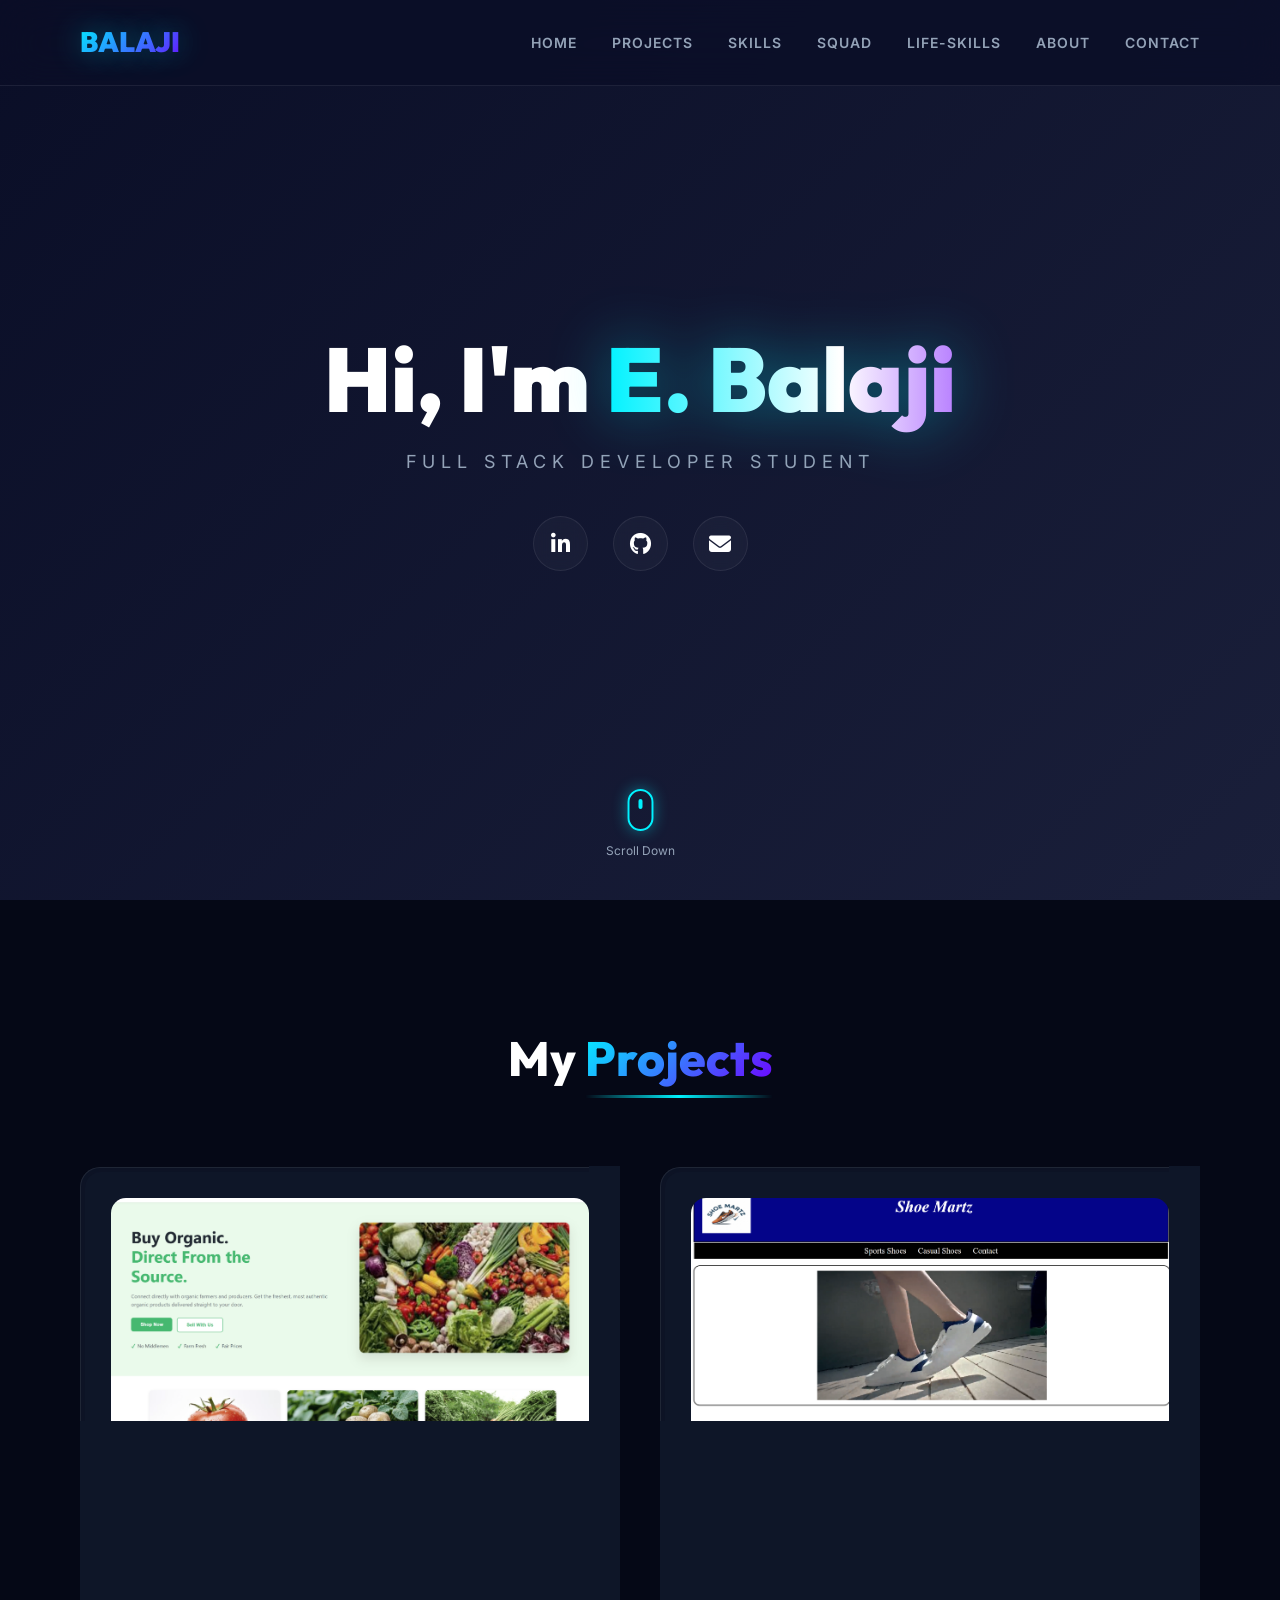
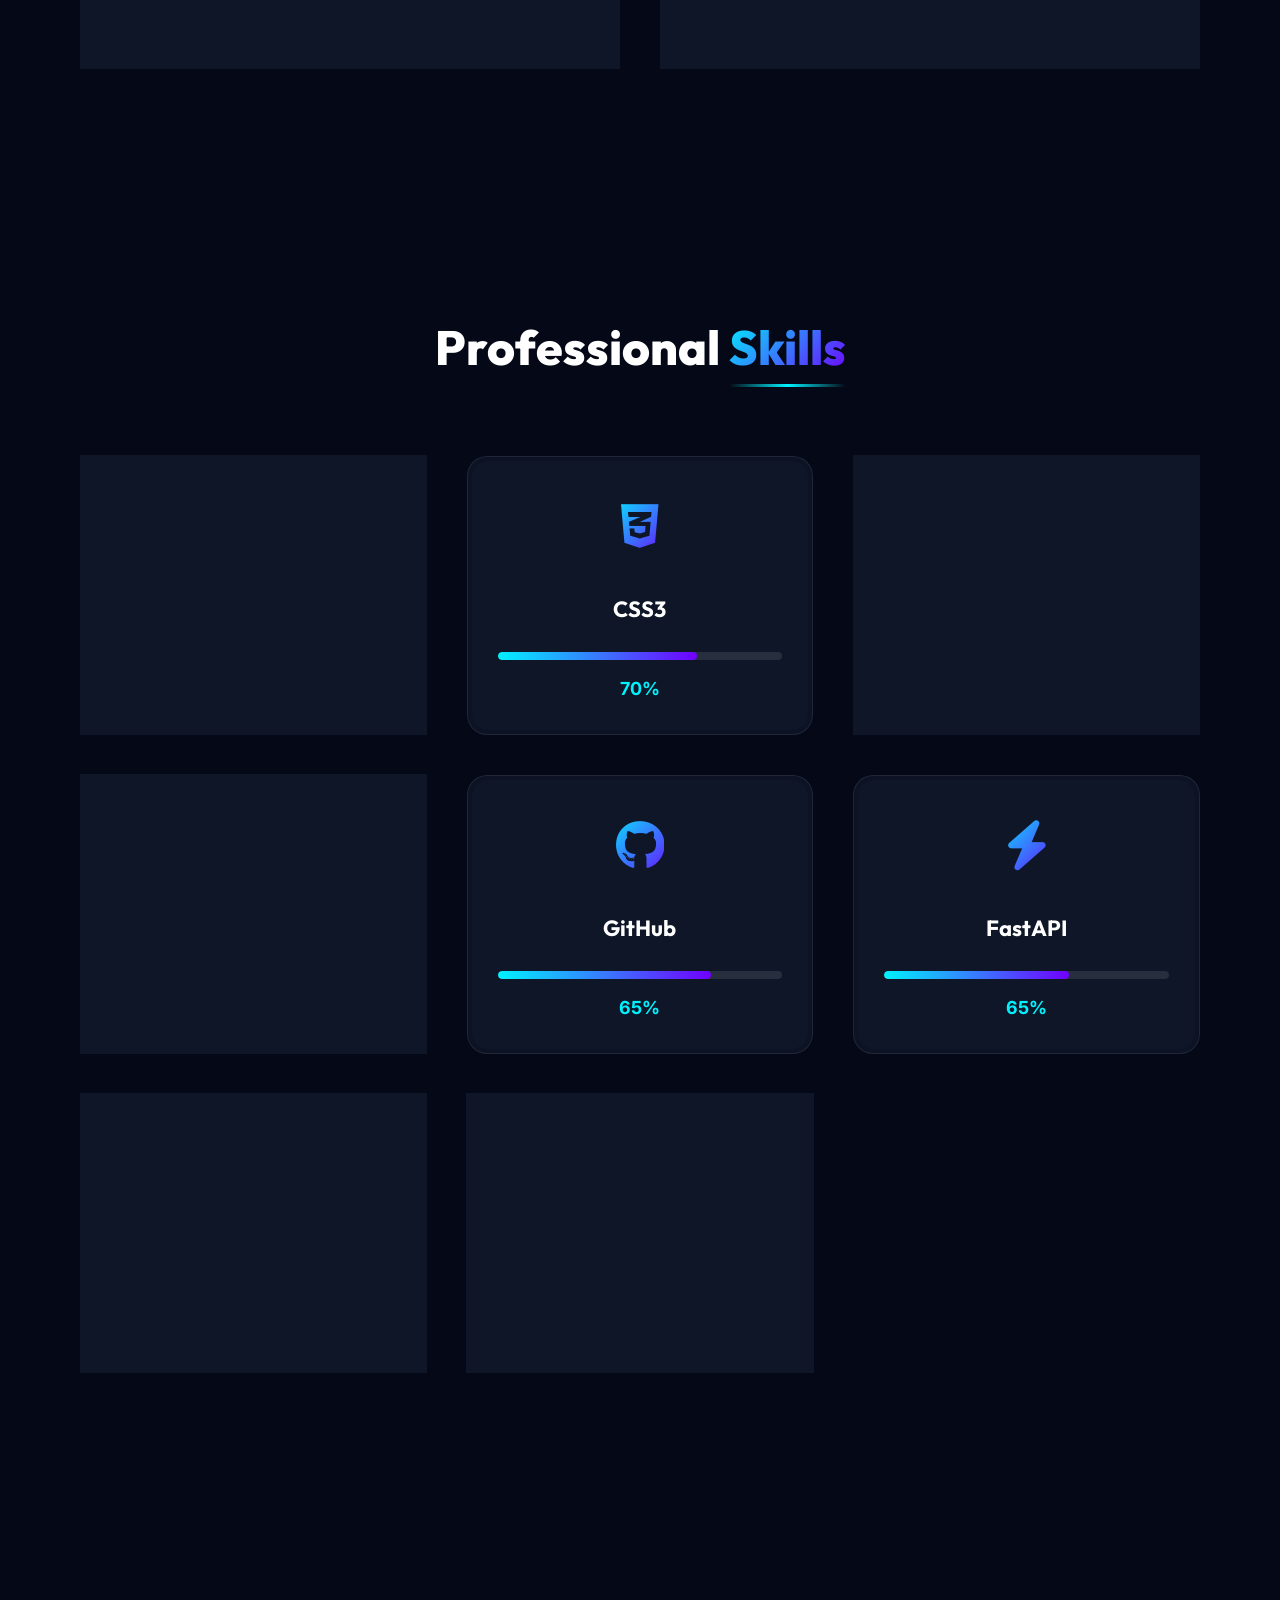
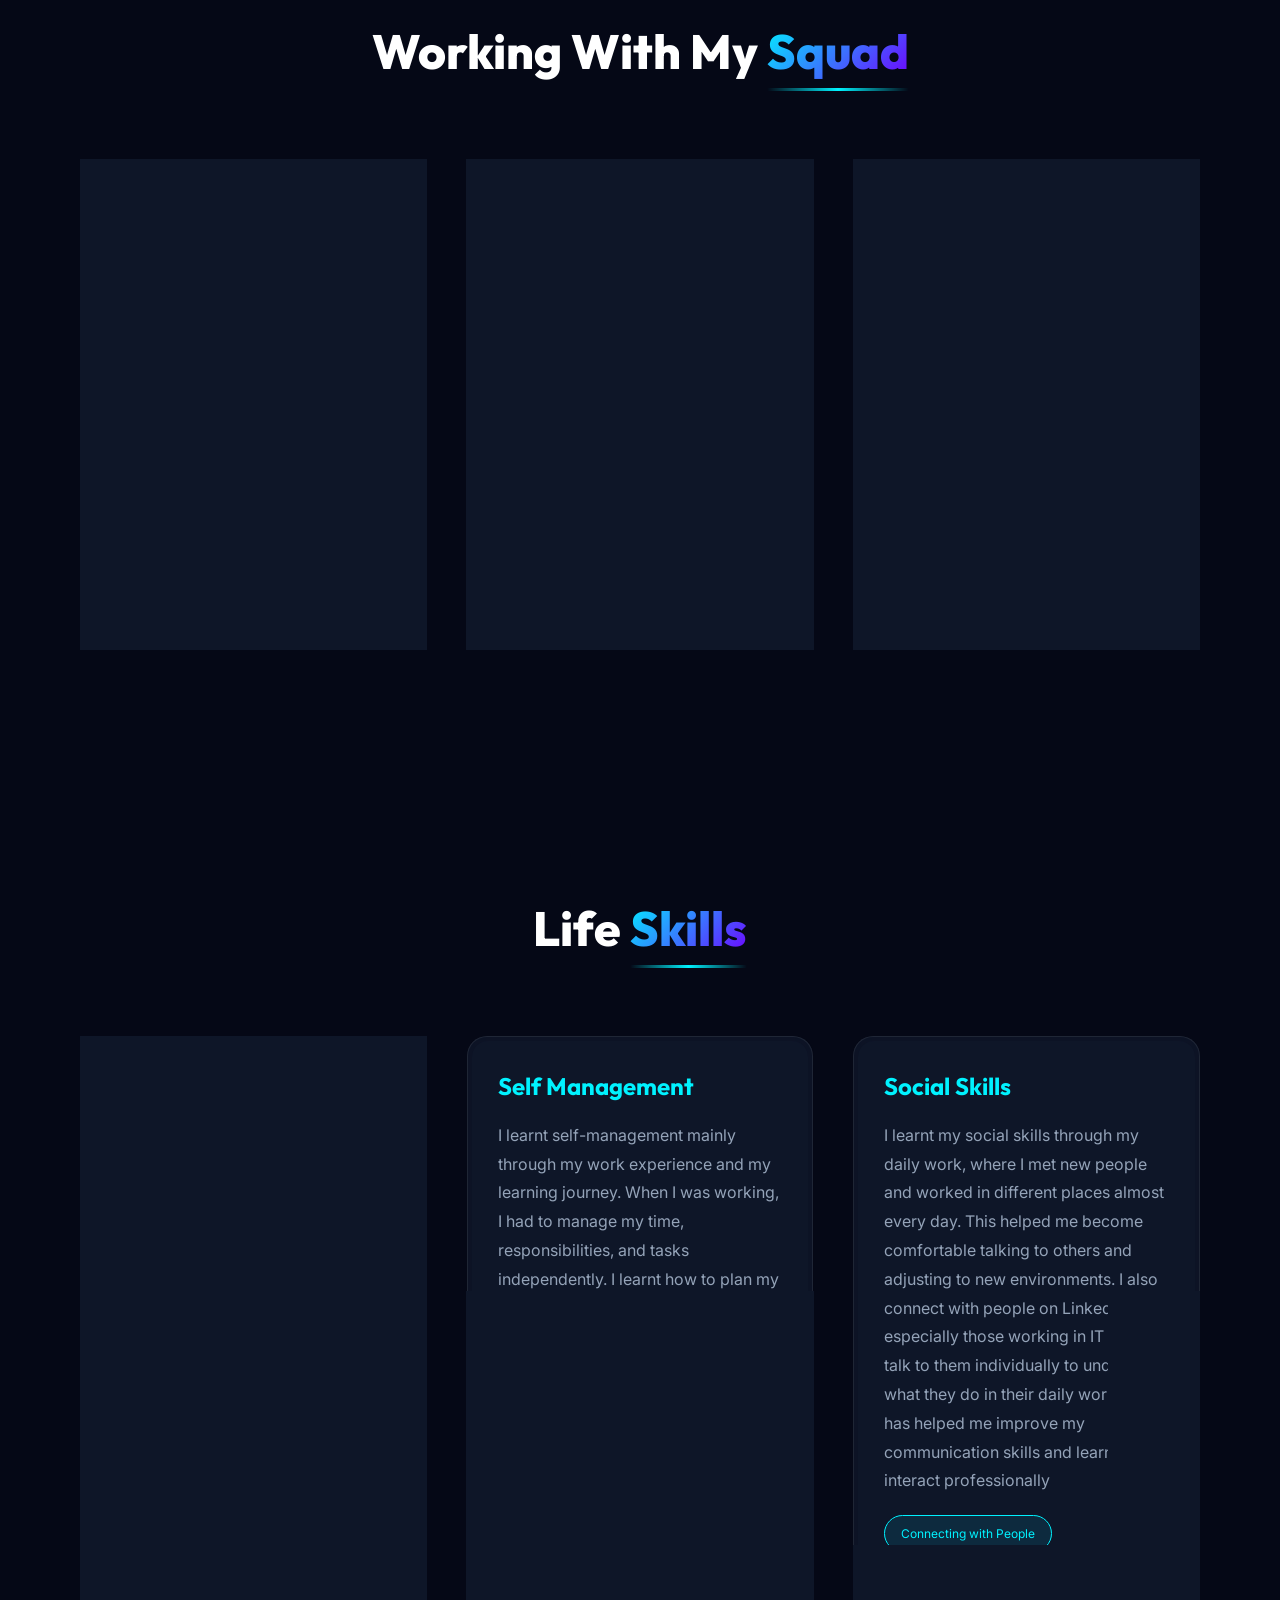
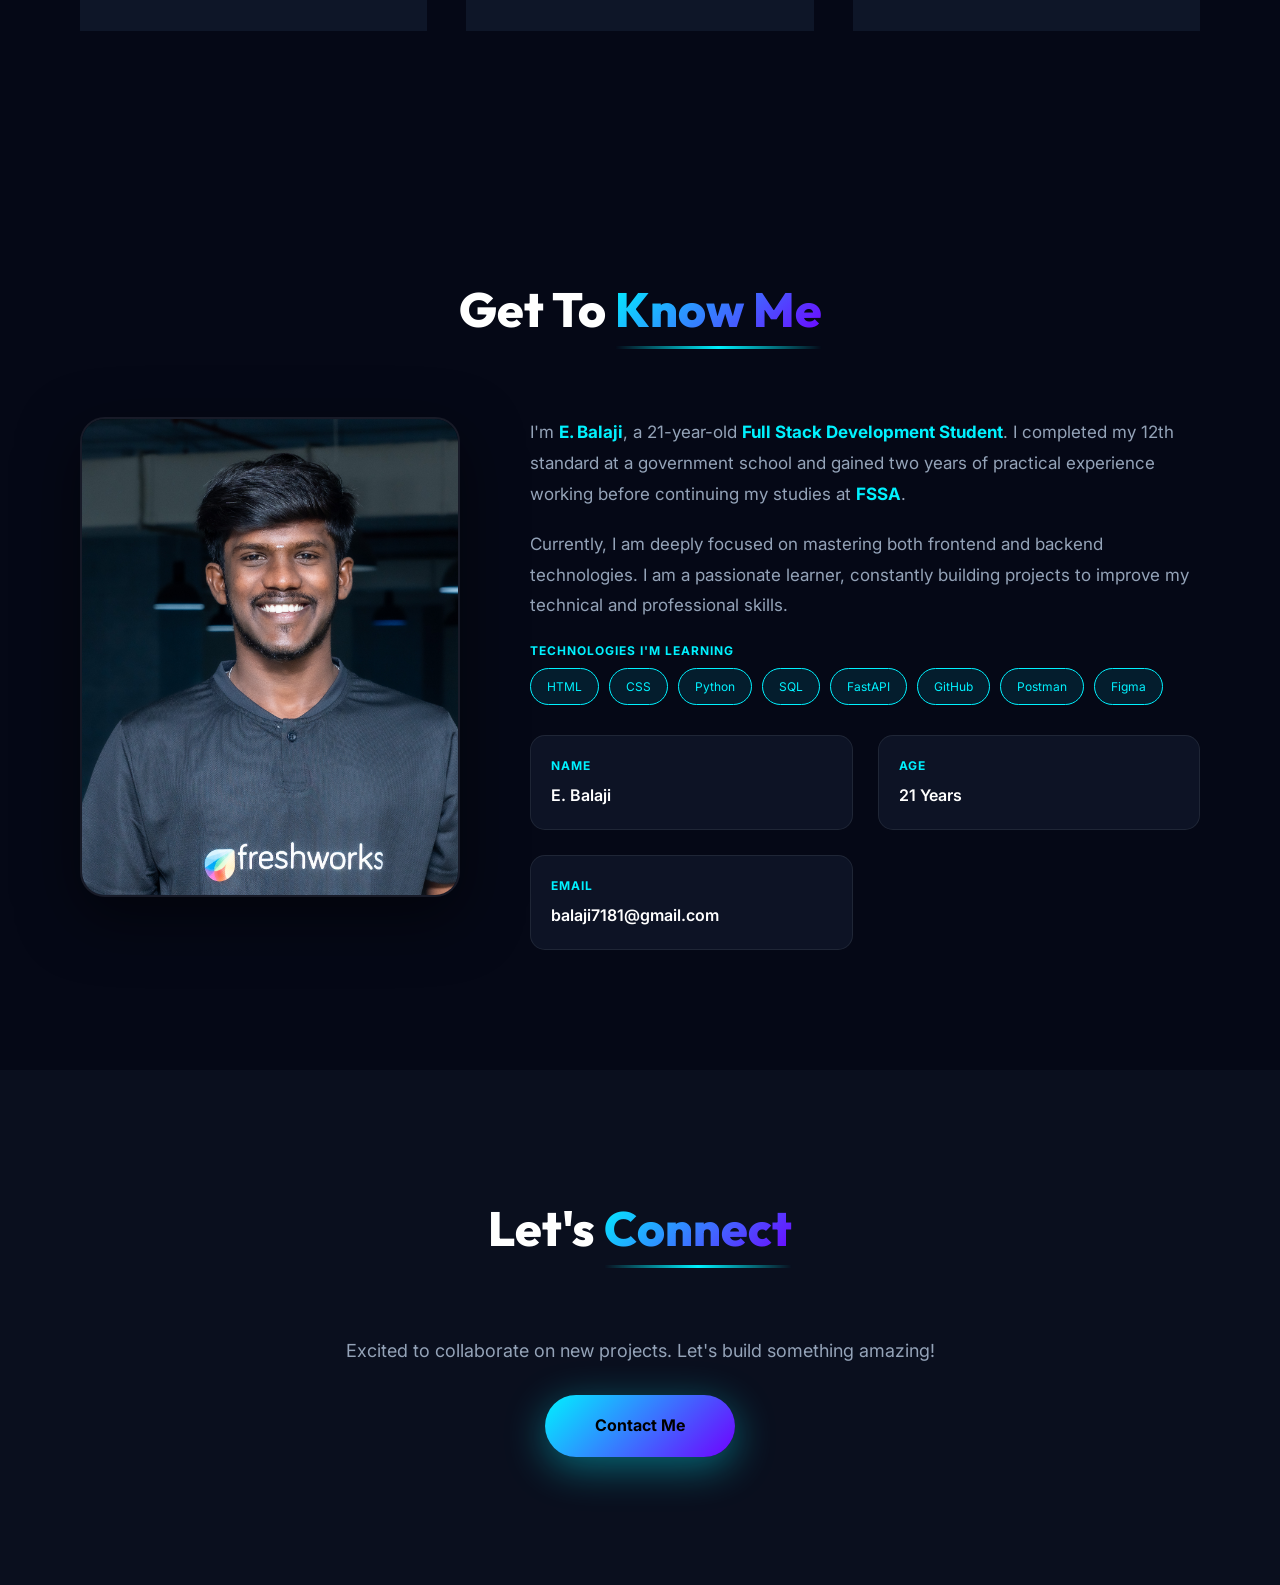
<file: index.html>
<!DOCTYPE html>
<html lang="en">

<head>
    <meta charset="UTF-8">
    <meta name="viewport" content="width=device-width, initial-scale=1.0">
    <title>E. Balaji - Full Stack Development Student</title>
    <link rel="preconnect" href="https://fonts.googleapis.com">
    <link rel="preconnect" href="https://fonts.gstatic.com" crossorigin>
    <link
        href="https://fonts.googleapis.com/css2?family=Inter:wght@300;400;500;600;700&family=Outfit:wght@300;400;500;600;700;800;900&display=swap"
        rel="stylesheet">
    <link rel="stylesheet" href="https://cdnjs.cloudflare.com/ajax/libs/font-awesome/6.4.0/css/all.min.css">
    <link rel="stylesheet" href="style.css">

</head>

<body>
    <nav>
        <div class="logo">BALAJI</div>
        <ul class="nav-links">
            <li><a href="#home">Home</a></li>
            <li><a href="#projects">Projects</a></li>
            <li><a href="#skills">Skills</a></li>
            <li><a href="#gallery">Squad</a></li>
            <li><a href="#life-skills">Life-skills</a></li>
            <li><a href="#about">About</a></li>
            <li><a href="#contact">Contact</a></li>
        </ul>
    </nav>

    <section class="hero" id="home">
        <div class="particles" id="particles"></div>
        <div class="hero-content">
            <h1 class="main-greeting">Hi, I'm <span class="name-emphasize">E. Balaji</span></h1>
            <p class="sub-role">Full Stack Developer Student</p>
            <div class="social-links">
                <a href="https://www.linkedin.com" target="_blank" class="social-icon" title="LinkedIn">
                    <i class="fab fa-linkedin-in"></i>
                </a>
                <a href="https://github.com/balaji-muthu02" target="_blank" class="social-icon" title="GitHub">
                    <i class="fab fa-github"></i>
                </a>
                <a href="mailto:balaji7181@gmail.com" class="social-icon" title="Email">
                    <i class="fas fa-envelope"></i>
                </a>
            </div>

        </div>
        <div class="scroll-indicator">
            <div class="mouse"></div>
            <p>Scroll Down</p>
        </div>
    </section>

    <section class="projects" id="projects">
        <h2 class="section-title">My <span>Projects</span></h2>
        <div class="projects-grid">
            <div class="project-card">
                <div class="project-image">
                    <img src="./images/Screenshot (23).png" alt="Farm-Pick">
                </div>
                <div class="project-content">
                    <h3><a href="https://balaji-muthu02.github.io/Project-Frontend/">Farm-Pick</a></h3>
                    <p>Full Stack agricultural management application built with</p>
                    <div class="skill-tags" style="margin-top: 20px;">
                        <span class="skill-tag">HTML</span>
                        <span class="skill-tag">CSS</span>
                        <span class="skill-tag">JavaScript</span>
                        <span class="skill-tag">Python</span>
                        <span class="skill-tag">SQL</span>
                        <span class="skill-tag">FastAPI</span>
                    </div>
                </div>
            </div>
            <div class="project-card">
                <div class="project-image">
                    <img src="./images/Screenshot (24).png" alt="Static Web Project">
                </div>
                <div class="project-content">
                    <h3><a href="https://balaji-muthu02.github.io/static_web_project/">Static Web Project</a></h3>
                    <p>Clean and modern static website built with pure HTML and CSS.</p>
                    <div class="skill-tags" style="margin-top: 20px;">
                        <span class="skill-tag">HTML</span>
                        <span class="skill-tag">CSS</span>
                    </div>
                </div>
            </div>
        </div>
    </section>

    <section class="skills" id="skills">
        <h2 class="section-title">Professional <span>Skills</span></h2>
        <div class="skills-grid">
            <div class="skill-card" style="--progress-width: 75%">
                <div class="skill-icon"><i class="fab fa-html5"></i></div>
                <h3>HTML5</h3>
                <div class="progress-bar">
                    <div class="progress-fill"></div>
                </div>
                <div class="skill-percentage">75%</div>
            </div>
            <div class="skill-card" style="--progress-width: 70%">
                <div class="skill-icon"><i class="fab fa-css3-alt"></i></div>
                <h3>CSS3</h3>
                <div class="progress-bar">
                    <div class="progress-fill"></div>
                </div>
                <div class="skill-percentage">70%</div>
            </div>
            <div class="skill-card" style="--progress-width: 55%">
                <div class="skill-icon"><i class="fab fa-python"></i></div>
                <h3>Python</h3>
                <div class="progress-bar">
                    <div class="progress-fill"></div>
                </div>
                <div class="skill-percentage">55%</div>
            </div>
            <div class="skill-card" style="--progress-width: 70%">
                <div class="skill-icon"><i class="fas fa-database"></i></div>
                <h3>SQL</h3>
                <div class="progress-bar">
                    <div class="progress-fill"></div>
                </div>
                <div class="skill-percentage">60%</div>
            </div>
            <div class="skill-card" style="--progress-width: 75%">
                <div class="skill-icon"><i class="fab fa-github"></i></div>
                <h3>GitHub</h3>
                <div class="progress-bar">
                    <div class="progress-fill"></div>
                </div>
                <div class="skill-percentage">65%</div>
            </div>
            <div class="skill-card" style="--progress-width: 65%">
                <div class="skill-icon"><i class="fas fa-bolt"></i></div>
                <h3>FastAPI</h3>
                <div class="progress-bar">
                    <div class="progress-fill"></div>
                </div>
                <div class="skill-percentage">65%</div>
            </div>
            <div class="skill-card" style="--progress-width: 70%">
                <div class="skill-icon"><i class="fas fa-paper-plane"></i></div>
                <h3>Postman</h3>
                <div class="progress-bar">
                    <div class="progress-fill"></div>
                </div>
                <div class="skill-percentage">60%</div>
            </div>
            <div class="skill-card" style="--progress-width: 70%">
                <div class="skill-icon"><i class="fa-brands fa-figma"></i></div>
                <h3>Figma</h3>
                <div class="progress-bar">
                    <div class="progress-fill"></div>
                </div>
                <div class="skill-percentage">60%</div>
            </div>
        </div>
    </section>


    <section class="gallery" id="gallery">
        <h2 class="section-title">Working With My <span>Squad</span></h2>
        <div class="gallery-grid">
            <div class="gallery-card">
                <div class="gallery-image">
                    <img src="./images/Squad_Power.jpg" alt="Squad Power">
                </div>
                <div class="gallery-info">
                    <h3>Squad-Power-Presentation</h3>
                    <p>During the Squad Power presentation, I learnt how to speak boldly and confidently in front of
                        everyone</p>
                </div>
            </div>
            <div class="gallery-card">
                <div class="gallery-image">
                    <img src="./images/Product_build.jpg" alt="Product Building">
                </div>
                <div class="gallery-info">
                    <h3>Product Building</h3>
                    <p>In the Product Building Challenge, I learnt how to work together as a team and avoid conflicts
                    </p>
                </div>
            </div>
            <div class="gallery-card">
                <div class="gallery-image">
                    <img src="./images/Workplace.png" alt="Workplace Study">
                </div>
                <div class="gallery-info">
                    <h3>Workplace Study</h3>
                    <p>During the workplace study, I learnt how to talk with employees, understand work details, and
                        work together as a team.
                    </p>
                </div>
            </div>
        </div>
    </section>

    <section class="life-skills" id="life-skills">
        <h2 class="section-title">Life <span>Skills</span></h2>
        <div class="life-skills-grid">
            <div class="life-skill-card">
                <h3>Adaptability</h3>
                <p>I learnt adaptability mainly while working in a squad-based team. During squad work, I understood
                    how to collaborate effectively, communicate with people from different generations, show mutual
                    respect, and work together by understanding each other’s strengths and perspectives.

                    This experience helped me develop strong teamwork and adaptability, allowing me to adjust easily to
                    new teams and environments while contributing positively to group goals</p>
                <div class="skill-tags">
                    <span class="skill-tag">Adjusting Easily</span>
                    <span class="skill-tag">Handling Changes</span>
                </div>
            </div>
            <div class="life-skill-card">
                <h3>Self Management</h3>
                <p>I learnt self-management mainly through my work experience and my learning journey. When I was
                    working, I had to manage my time, responsibilities, and tasks independently. I learnt how to plan
                    my day, meet deadlines, and stay disciplined without constant supervision.

                    Later, while studying web development, I continued practising self-management by balancing learning,
                    practice, and improvement. This helped me become organised, focused, and consistent in my work.</p>
                <div class="skill-tags">
                    <span class="skill-tag">Time Management</span>
                    <span class="skill-tag">Self Discipline</span>
                </div>
            </div>
            <div class="life-skill-card">
                <h3>Social Skills</h3>
                <p>I learnt my social skills through my daily work, where I met new people and worked in different
                    places almost every day. This helped me become comfortable talking to others and adjusting to new
                    environments.

                    I also connect with people on LinkedIn, especially those working in IT roles. I talk to them
                    individually to understand what they do in their daily work. This has helped me improve my
                    communication skills and learn how to interact professionally</p>
                <div class="skill-tags">
                    <span class="skill-tag">Connecting with People</span>
                    <span class="skill-tag">Workplace Communication</span>
                </div>
            </div>
        </div>
    </section>

    <section class="about" id="about">
        <h2 class="section-title">Get To <span>Know Me</span></h2>
        <div class="about-container">
            <div class="about-image-side">
                <div class="about-profile-frame">
                    <img src="./images/DSC00732.jpg" alt="E. Balaji Profile">
                </div>
            </div>
            <div class="about-content-side">
                <div class="about-text">
                    <p>I'm <strong>E. Balaji</strong>, a 21-year-old <strong>Full Stack Development Student</strong>. I
                        completed my 12th standard at a government school and gained two years of practical experience
                        working before continuing my studies at <strong>FSSA</strong>.</p>
                    <p>Currently, I am deeply focused on mastering both frontend and backend technologies. I am a
                        passionate learner, constantly building projects to improve my technical and professional
                        skills.</p>

                    <div class="about-skills-interest">
                        <h4 class="info-label" style="margin-top: 20px;">Technologies I'm Learning</h4>
                        <div class="skill-tags">
                            <span class="skill-tag">HTML</span>
                            <span class="skill-tag">CSS</span>
                            <span class="skill-tag">Python</span>
                            <span class="skill-tag">SQL</span>
                            <span class="skill-tag">FastAPI</span>
                            <span class="skill-tag">GitHub</span>
                            <span class="skill-tag">Postman</span>
                            <span class="skill-tag">Figma</span>
                        </div>
                    </div>
                </div>
                <div class="info-grid">
                    <div class="info-card">
                        <div class="info-label">Name</div>
                        <div class="info-value">E. Balaji</div>
                    </div>
                    <div class="info-card">
                        <div class="info-label">Age</div>
                        <div class="info-value">21 Years</div>
                    </div>
                    <div class="info-card">
                        <div class="info-label">Email</div>
                        <div class="info-value">balaji7181@gmail.com</div>
                    </div>
                    <!-- <div class="info-card">
                        <div class="info-label">Current Status</div>
                        <div class="info-value">Full Stack Student</div>
                    </div> -->
                </div>
            </div>
        </div>
    </section>

    <section class="contact" id="contact">
        <h2 class="section-title">Let's <span>Connect</span></h2>
        <p>Excited to collaborate on new projects. Let's build something amazing!</p>
        <a href="https://mail.google.com/mail/u/0/?tab=rm&ogbl#inbox" class="btn-primary"><span>Contact Me</span></a>
    </section>

    <!-- <script>
        // CSS-only animations - No JavaScript needed for core functionality
        // Only keeping particle generation for visual enhancement
        const particlesContainer = document.getElementById('particles');
        for (let i = 0; i < 50; i++) {
            const particle = document.createElement('div');
            particle.className = 'particle';
            particle.style.left = Math.random() * 100 + '%';
            particle.style.animationDelay = Math.random() * 20 + 's';
            particle.style.animationDuration = (Math.random() * 10 + 10) + 's';
            particlesContainer.appendChild(particle);
        }
    </script> -->
</body>

</html>
</file>
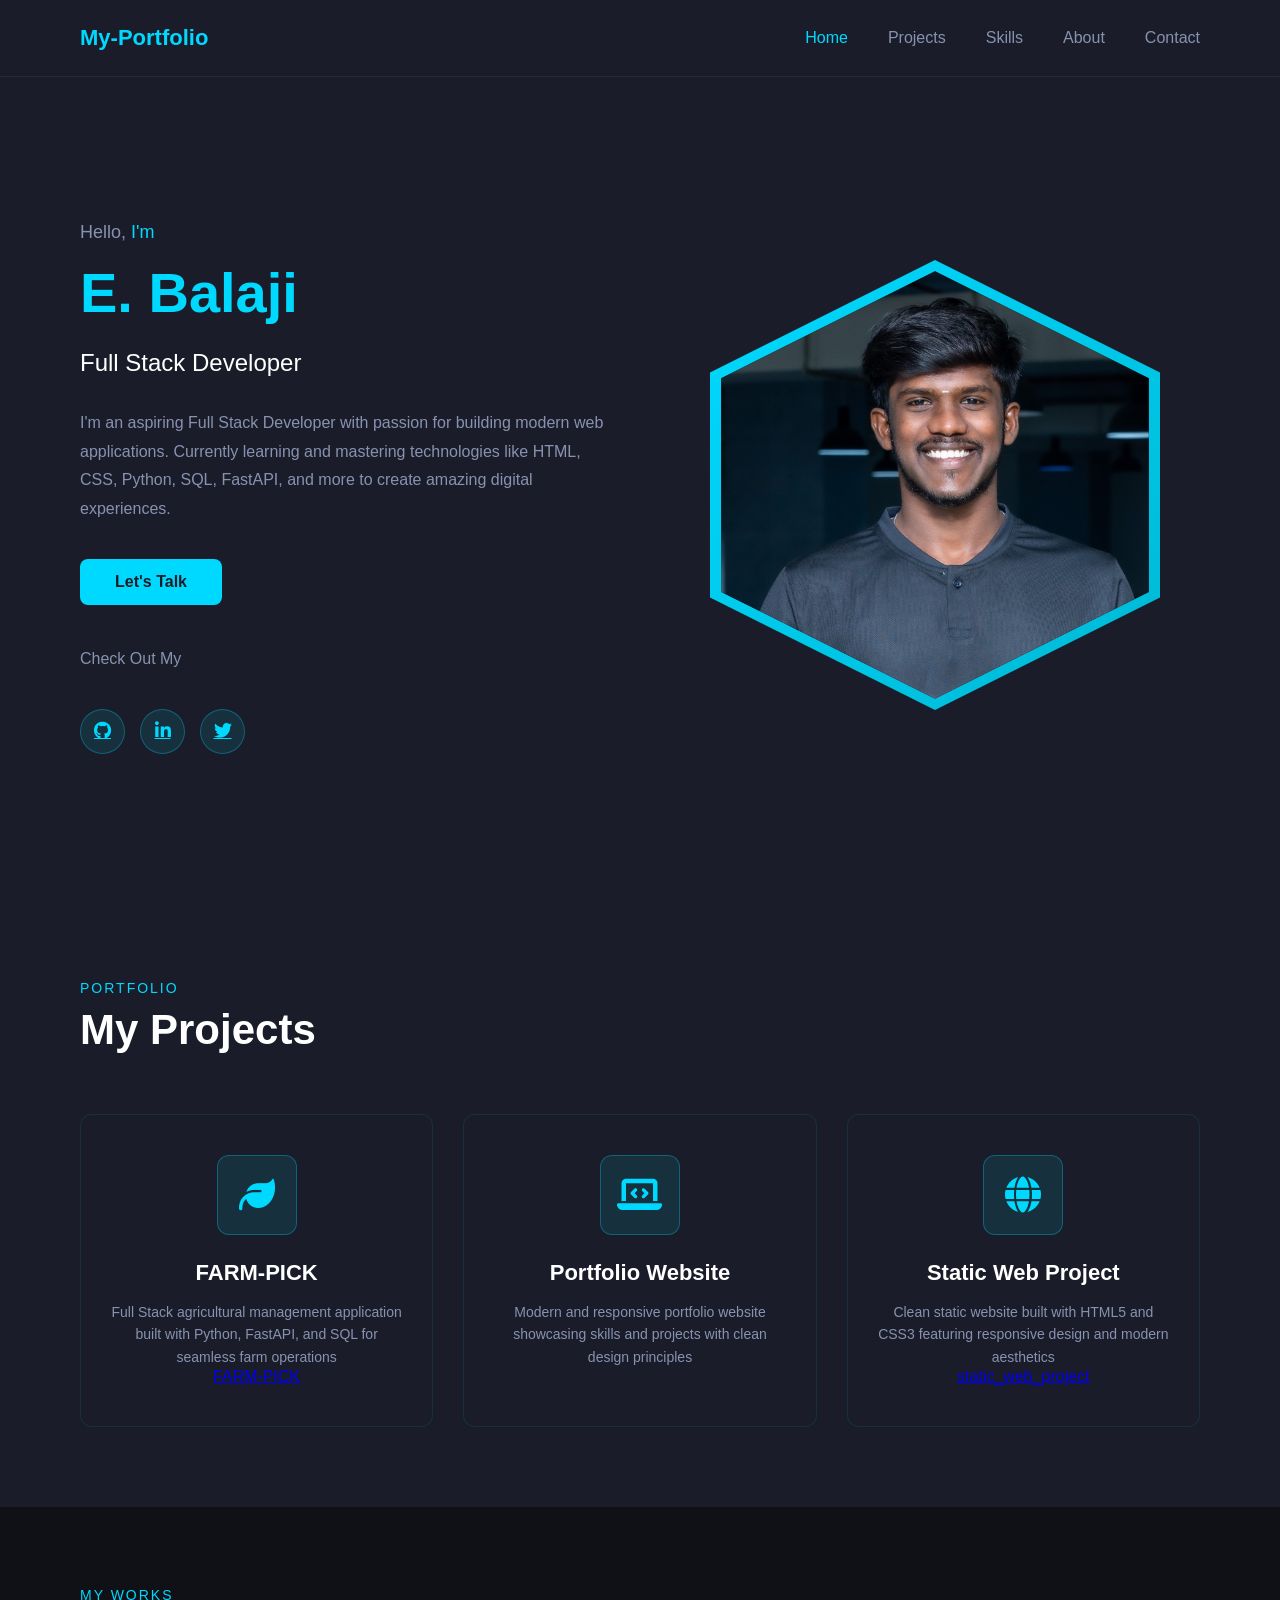
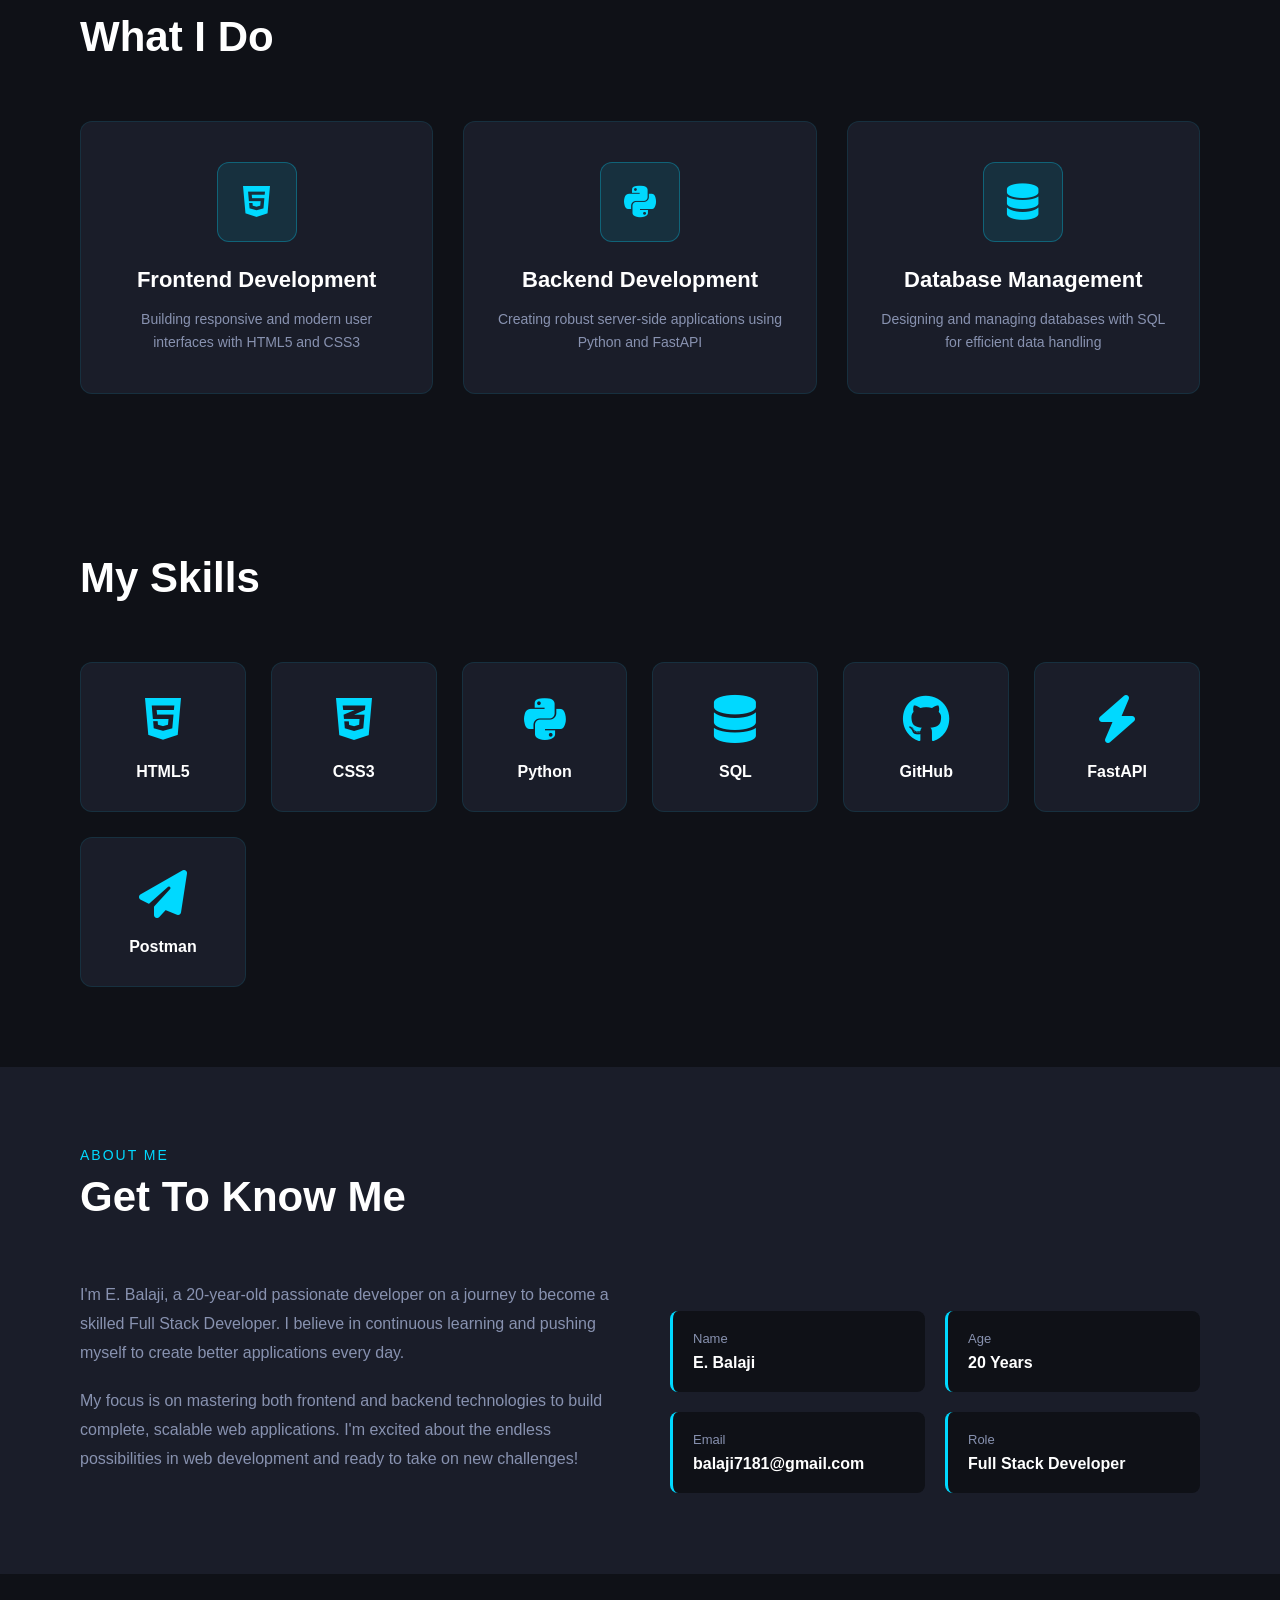
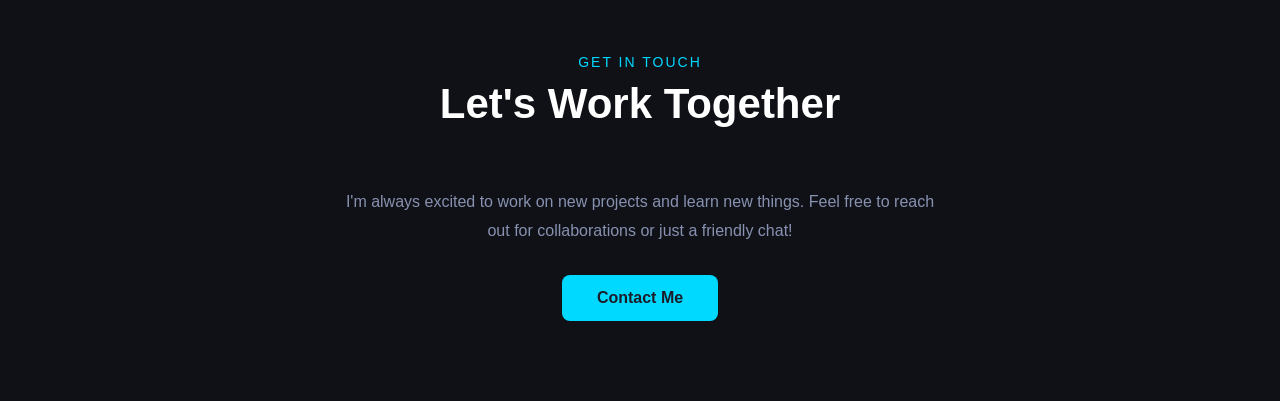
<file: portfolio.html>
<!DOCTYPE html>
<html lang="en">
<head>
    <meta charset="UTF-8">
    <meta name="viewport" content="width=device-width, initial-scale=1.0">
    <title>E. Balaji - Full Stack Developer</title>
    <link rel="stylesheet" href="https://cdnjs.cloudflare.com/ajax/libs/font-awesome/6.4.0/css/all.min.css">
    <link rel="stylesheet" href="/port.css">
</head>
<body>
    
    <nav>
        <div class="logo">
            <!-- <i class="fas fa-code"></i> -->
            <span>My-Portfolio</span>
        </div>
        <ul class="nav-links">
            <li><a href="#home" class="active">Home</a></li>
            <li><a href="#projects">Projects</a></li>
            <li><a href="#skills">Skills</a></li>
            <li><a href="#about">About</a></li>
            <li><a href="#contact">Contact</a></li>
        </ul>
        
    </nav>

   
    <section class="hero" id="home">
        <div class="hero-content">
            <p class="greeting">Hello, <span>I'm</span></p>
            <h1>E. Balaji</h1>
            <p class="role">Full Stack Developer</p>
            <p>I'm an aspiring Full Stack Developer with passion for building modern web applications. Currently learning and mastering technologies like HTML, CSS, Python, SQL, FastAPI, and more to create amazing digital experiences.</p>
            <a href="#contact" class="cta-btn">Let's Talk</a>
            
            <div class="social-section">
                <p class="social-label">Check Out My</p>
                <div class="social-icons">
                    <a href="https://github.com" target="_blank" title="GitHub">
                        <i class="fab fa-github"></i>
                    </a>
                    <a href="https://linkedin.com" target="_blank" title="LinkedIn">
                        <i class="fab fa-linkedin-in"></i>
                    </a>
                    <a href="https://twitter.com" target="_blank" title="Twitter">
                        <i class="fab fa-twitter"></i>
                    </a>
                </div>
            </div>
        </div>

        <div class="hero-image">
            <div class="hexagon-container">
                <div class="hexagon">
                    <div class="hexagon-inner">
                        <div class="profile-img">
                            <i class="fas fa-user-tie"></i>
                            
                            <img src="/Assets/DSC00732.jpg" alt="E. Balaji">
                        </div>
                    </div>
                </div>
            </div>
        </div>
    </section>

    
    <section class="projects" id="projects">
        <div class="section-header">
            <div class="section-label">Portfolio</div>
            <h2 class="section-title">My Projects</h2>
        </div>
        <div class="services-grid">
            <div class="service-card">
                <div class="service-icon">
                    <i class="fas fa-leaf"></i>
                </div>
                <h3>FARM-PICK</h3>
                <p>Full Stack agricultural management application built with Python, FastAPI, and SQL for seamless farm operations</p>
                <a href="https://github.com/Balaji-muthu02/Farm-Pick.git">FARM-PICK</a>
            </div>
            <div class="service-card">
                <div class="service-icon">
                    <i class="fas fa-laptop-code"></i>
                </div>
                <h3>Portfolio Website</h3>
                <p>Modern and responsive portfolio website showcasing skills and projects with clean design principles</p>
            </div>
            <div class="service-card">
                <div class="service-icon">
                    <i class="fas fa-globe"></i>
                </div>
                <h3>Static Web Project</h3>
                <p>Clean static website built with HTML5 and CSS3 featuring responsive design and modern aesthetics</p>
                <a href="https://github.com/Balaji-muthu02/static_web_project.git">static_web_project</a>
            </div>
        </div>
    </section>

    
    <section class="services" id="services">
        <div class="section-header">
            <div class="section-label">My Works</div>
            <h2 class="section-title">What I Do</h2>
        </div>
        <div class="services-grid">
            <div class="service-card">
                <div class="service-icon">
                    <i class="fab fa-html5"></i>
                </div>
                <h3>Frontend Development</h3>
                <p>Building responsive and modern user interfaces with HTML5 and CSS3</p>
            </div>
            <div class="service-card">
                <div class="service-icon">
                    <i class="fab fa-python"></i>
                </div>
                <h3>Backend Development</h3>
                <p>Creating robust server-side applications using Python and FastAPI</p>
            </div>
            <div class="service-card">
                <div class="service-icon">
                    <i class="fas fa-database"></i>
                </div>
                <h3>Database Management</h3>
                <p>Designing and managing databases with SQL for efficient data handling</p>
            </div>
        </div>
    </section>

    
    <section class="skills" id="skills">
        <div class="section-header">
            <!-- <div class="section-label">Expertise</div> -->
            <h2 class="section-title">My Skills</h2>
        </div>
        <div class="skills-grid">
            <div class="skill-card">
                <div class="skill-icon"><i class="fab fa-html5"></i></div>
                <h3>HTML5</h3>
            </div>
            <div class="skill-card">
                <div class="skill-icon"><i class="fab fa-css3-alt"></i></div>
                <h3>CSS3</h3>
            </div>
            <div class="skill-card">
                <div class="skill-icon"><i class="fab fa-python"></i></div>
                <h3>Python</h3>
            </div>
            <div class="skill-card">
                <div class="skill-icon"><i class="fas fa-database"></i></div>
                <h3>SQL</h3>
            </div>
            <div class="skill-card">
                <div class="skill-icon"><i class="fab fa-github"></i></div>
                <h3>GitHub</h3>
            </div>
            <div class="skill-card">
                <div class="skill-icon"><i class="fas fa-bolt"></i></div>
                <h3>FastAPI</h3>
            </div>
            <div class="skill-card">
                <div class="skill-icon"><i class="fas fa-paper-plane"></i></div>
                <h3>Postman</h3>
            </div>
        </div>
    </section>

    
    <section class="about" id="about">
        <div class="section-header">
            <div class="section-label">About Me</div>
            <h2 class="section-title">Get To Know Me</h2>
        </div>
        <div class="about-content">
            <div class="about-text">
                <p>I'm E. Balaji, a 20-year-old passionate developer on a journey to become a skilled Full Stack Developer. I believe in continuous learning and pushing myself to create better applications every day.</p>
                <p>My focus is on mastering both frontend and backend technologies to build complete, scalable web applications. I'm excited about the endless possibilities in web development and ready to take on new challenges!</p>
            </div>
            <div class="info-grid">
                <div class="info-item">
                    <div class="info-label">Name</div>
                    <div class="info-value">E. Balaji</div>
                </div>
                <div class="info-item">
                    <div class="info-label">Age</div>
                    <div class="info-value">20 Years</div>
                </div>
                <div class="info-item">
                    <div class="info-label">Email</div>
                    <div class="info-value">balaji7181@gmail.com</div>
                </div>
                <div class="info-item">
                    <div class="info-label">Role</div>
                    <div class="info-value">Full Stack Developer</div>
                </div>
            </div>
        </div>
    </section>

    
    <section class="contact" id="contact">
        <div class="section-header">
            <div class="section-label">Get In Touch</div>
            <h2 class="section-title">Let's Work Together</h2>
        </div>
        <p>I'm always excited to work on new projects and learn new things. Feel free to reach out for collaborations or just a friendly chat!</p>
        <a href="mailto:balaji7181@gmail.com" class="cta-btn">Contact Me</a>
    </section>
</body>
</html>
</file>
<file: style.css>
:root {
            --bg-dark: #050816;
            --bg-surface: #0a0f1e;
            --bg-card: rgba(15, 23, 42, 0.8);
            --primary: #00f2ff;
            --primary-glow: rgba(0, 242, 255, 0.4);
            --accent: #7000ff;
            --accent-2: #ff007f;
            --text-main: #ffffff;
            --text-muted: #94a3b8;
            --glass-border: rgba(255, 255, 255, 0.08);
            --snake-speed: 3s;
        }

        * {
            margin: 0;
            padding: 0;
            box-sizing: border-box;
        }

        html {
            scroll-behavior: smooth;
        }

        body {
            font-family: 'Inter', sans-serif;
            background: var(--bg-dark);
            color: var(--text-main);
            overflow-x: hidden;
            line-height: 1.6;
        }

        /* Animated Background */
        body::before {
            content: '';
            position: fixed;
            top: 0;
            left: 0;
            width: 100%;
            height: 100%;
            background: radial-gradient(circle at 20% 50%, rgba(129, 140, 248, 0.1) 0%, transparent 50%),
                radial-gradient(circle at 80% 80%, rgba(0, 217, 255, 0.1) 0%, transparent 50%);
            animation: bgShift 20s ease infinite;
            z-index: -1;
        }

        @keyframes bgShift {

            0%,
            100% {
                opacity: 0.3;
            }

            50% {
                opacity: 0.6;
            }
        }

        /* Scrollbar */
        ::-webkit-scrollbar {
            width: 10px;
        }

        ::-webkit-scrollbar-track {
            background: var(--bg-dark);
        }

        ::-webkit-scrollbar-thumb {
            background: linear-gradient(180deg, var(--primary), var(--accent));
            border-radius: 10px;
        }

        /* Navigation */
        nav {
            display: flex;
            justify-content: space-between;
            align-items: center;
            padding: 20px 80px;
            background: rgba(10, 14, 39, 0.8);
            backdrop-filter: blur(20px);
            position: fixed;
            width: 100%;
            top: 0;
            z-index: 1000;
            border-bottom: 1px solid var(--glass-border);
            animation: slideDown 0.8s ease-out;
        }

        @keyframes slideDown {
            from {
                transform: translateY(-100%);
                opacity: 0;
            }

            to {
                transform: translateY(0);
                opacity: 1;
            }
        }

        .logo {
            font-family: 'Outfit', sans-serif;
            font-size: 28px;
            font-weight: 900;
            background: linear-gradient(135deg, var(--primary), var(--accent));
            -webkit-background-clip: text;
            background-clip: text;
            -webkit-text-fill-color: transparent;
            text-shadow: 0 0 30px var(--primary-glow);
            cursor: pointer;
            transition: 0.3s;
        }

        .logo:hover {
            transform: scale(1.05);
            filter: drop-shadow(0 0 20px var(--primary));
        }

        .nav-links {
            display: flex;
            gap: 35px;
            list-style: none;
        }

        .nav-links a {
            color: var(--text-muted);
            text-decoration: none;
            font-size: 14px;
            font-weight: 600;
            text-transform: uppercase;
            letter-spacing: 1px;
            transition: 0.3s;
            position: relative;
        }

        .nav-links a::before {
            content: '';
            position: absolute;
            bottom: -5px;
            left: 50%;
            width: 0%;
            height: 2px;
            background: linear-gradient(90deg, var(--primary), var(--accent));
            transition: 0.3s;
            transform: translateX(-50%);
        }

        .nav-links a:hover {
            color: var(--primary);
        }

        .nav-links a:hover::before {
            width: 100%;
        }

        /* Hero Section */
        .hero {
            min-height: 100vh;
            display: flex;
            align-items: center;
            justify-content: center;
            position: relative;
            overflow: hidden;
            background: linear-gradient(135deg, #0a0e27 0%, #1a1f3a 100%);
        }

        .particles {
            position: absolute;
            width: 100%;
            height: 100%;
            overflow: hidden;
        }

        .particle {
            position: absolute;
            width: 3px;
            height: 3px;
            background: var(--primary);
            border-radius: 50%;
            opacity: 0.5;
            animation: float 20s infinite;
        }

        @keyframes float {

            0%,
            100% {
                transform: translateY(0) translateX(0);
                opacity: 0;
            }

            10% {
                opacity: 0.5;
            }

            90% {
                opacity: 0.5;
            }

            100% {
                transform: translateY(-100vh) translateX(50px);
                opacity: 0;
            }
        }

        .hero-content {
            text-align: center;
            z-index: 10;
            animation: fadeInUp 1.2s ease-out;
        }

        @keyframes fadeInUp {
            from {
                opacity: 0;
                transform: translateY(50px);
            }

            to {
                opacity: 1;
                transform: translateY(0);
            }
        }

        .main-greeting {
            font-family: 'Outfit', sans-serif;
            font-size: clamp(40px, 8vw, 90px);
            font-weight: 900;
            line-height: 1.1;
            margin-bottom: 20px;
        }

        .name-emphasize {
            background: linear-gradient(90deg, var(--primary), #fff, var(--accent), var(--primary));
            background-size: 200%;
            -webkit-background-clip: text;
            background-clip: text;
            -webkit-text-fill-color: transparent;
            animation: shimmer 4s linear infinite;
            filter: drop-shadow(0 0 30px var(--primary-glow));
        }

        @keyframes shimmer {
            0% {
                background-position: 0%;
            }

            100% {
                background-position: 200%;
            }
        }

        .sub-role {
            font-size: 18px;
            color: var(--text-muted);
            letter-spacing: 6px;
            text-transform: uppercase;
            animation: fadeIn 1.5s ease-out 0.5s backwards;
        }

        @keyframes fadeIn {
            from {
                opacity: 0;
            }

            to {
                opacity: 1;
            }
        }

        .social-links {
            margin-top: 40px;
            display: flex;
            justify-content: center;
            gap: 25px;
            animation: fadeIn 1.5s ease-out 0.8s backwards;
        }

        .social-icon {
            width: 55px;
            height: 55px;
            display: flex;
            align-items: center;
            justify-content: center;
            border-radius: 50%;
            background: rgba(255, 255, 255, 0.03);
            border: 1px solid var(--glass-border);
            color: var(--text-main);
            font-size: 22px;
            transition: all 0.4s cubic-bezier(0.175, 0.885, 0.32, 1.275);
            text-decoration: none;
            position: relative;
            z-index: 1;
            backdrop-filter: blur(10px);
        }

        .social-icon::before {
            content: '';
            position: absolute;
            inset: 0;
            background: linear-gradient(135deg, var(--primary), var(--accent));
            border-radius: 50%;
            opacity: 0;
            transition: 0.4s;
            z-index: -1;
        }

        .social-icon:hover {
            transform: translateY(-10px) scale(1.15);
            color: #000;
            border-color: transparent;
            box-shadow: 0 15px 35px var(--primary-glow);
        }

        .social-icon:hover::before {
            opacity: 1;
        }

        .social-icon i {
            transition: 0.4s;
        }

        .social-icon:hover i {
            transform: rotate(360deg);
        }

        .scroll-indicator {
            position: absolute;
            bottom: 40px;
            left: 50%;
            transform: translateX(-50%);
            display: flex;
            flex-direction: column;
            align-items: center;
            gap: 10px;
            color: var(--text-muted);
            font-size: 12px;
            animation: bounce 2s infinite;
        }

        @keyframes bounce {

            0%,
            100% {
                transform: translateX(-50%) translateY(0);
            }

            50% {
                transform: translateX(-50%) translateY(-10px);
            }
        }

        .mouse {
            width: 26px;
            height: 42px;
            border: 2px solid var(--primary);
            border-radius: 20px;
            position: relative;
            box-shadow: 0 0 15px var(--primary-glow);
        }

        .mouse::before {
            content: '';
            width: 4px;
            height: 10px;
            background: var(--primary);
            position: absolute;
            top: 8px;
            left: 50%;
            transform: translateX(-50%);
            border-radius: 2px;
            animation: scrollDot 1.5s infinite;
        }

        @keyframes scrollDot {
            0% {
                opacity: 0;
                transform: translateX(-50%) translateY(0);
            }

            50% {
                opacity: 1;
            }

            100% {
                opacity: 0;
                transform: translateX(-50%) translateY(15px);
            }
        }

        /* Sections */
        section {
            padding: 120px 80px;
            position: relative;
        }

        .section-title {
            font-family: 'Outfit', sans-serif;
            font-size: 48px;
            font-weight: 800;
            text-align: center;
            margin-bottom: 70px;
            animation: fadeInUp 1s ease-out both;
        }

        .section-title.animate {
            opacity: 1;
            transform: translateY(0);
        }

        .section-title span {
            background: linear-gradient(135deg, var(--primary), var(--accent));
            -webkit-background-clip: text;
            background-clip: text;
            -webkit-text-fill-color: transparent;
            position: relative;
        }

        .section-title span::after {
            content: '';
            position: absolute;
            bottom: -10px;
            left: 0;
            width: 100%;
            height: 3px;
            background: linear-gradient(90deg, transparent, var(--primary), transparent);
            animation: pulse 2s ease-in-out infinite;
        }

        @keyframes pulse {

            0%,
            100% {
                opacity: 0.3;
            }

            50% {
                opacity: 1;
            }
        }

        /* Card Grids */
        .projects-grid,
        .skills-grid,
        .life-skills-grid,
        .gallery-grid {
            display: grid;
            grid-template-columns: repeat(auto-fit, minmax(320px, 1fr));
            gap: 40px;
            max-width: 1400px;
            margin: 0 auto;
        }

        /* Universal Card Styles */
        .project-card,
        .skill-card,
        .life-skill-card,
        .gallery-card {
            background: var(--bg-card);
            backdrop-filter: blur(15px);
            border-radius: 20px;
            padding: 30px;
            border: 1px solid var(--glass-border);
            position: relative;
            overflow: hidden;
            transition: all 0.5s cubic-bezier(0.23, 1, 0.320, 1);
            animation: fadeInUp 0.8s ease-out both;
        }

        .project-card.animate,
        .skill-card.animate,
        .life-skill-card.animate,
        .gallery-card.animate {
            opacity: 1;
            transform: translateY(0);
        }

        .project-card::before,
        .skill-card::before,
        .life-skill-card::before,
        .gallery-card::before {
            content: '';
            position: absolute;
            inset: -2px;
            background: linear-gradient(135deg, rgba(100, 116, 139, 0.3), rgba(71, 85, 105, 0.3));
            border-radius: 20px;
            opacity: 0;
            z-index: -1;
            transition: 0.5s;
        }

        .project-card:hover,
        .skill-card:hover,
        .life-skill-card:hover,
        .gallery-card:hover {
            transform: translateY(-15px) scale(1.05) rotateX(5deg);
            box-shadow: 0 25px 50px rgba(0, 0, 0, 0.5), 0 0 30px var(--primary-glow);
            border-color: transparent;
            background: var(--bg-surface);
        }

        /* Snake Border Construction */
        .project-card::before,
        .skill-card::before,
        .life-skill-card::before,
        .gallery-card::before {
            content: '';
            position: absolute;
            top: -50%;
            left: -50%;
            width: 200%;
            height: 200%;
            background: conic-gradient(transparent,
                    var(--primary),
                    var(--accent-2),
                    var(--accent),
                    transparent 40%);
            animation: rotateSnake var(--snake-speed) linear infinite;
            opacity: 0;
            z-index: 0;
            transition: opacity 0.5s;
        }

        .project-card::after,
        .skill-card::after,
        .life-skill-card::after,
        .gallery-card::after {
            content: '';
            position: absolute;
            inset: 4px;
            background: var(--bg-card);
            border-radius: 16px;
            z-index: 1;
            transition: background 0.5s;
        }

        .project-card:hover::before,
        .skill-card:hover::before,
        .life-skill-card:hover::before,
        .gallery-card:hover::before {
            opacity: 1;
        }

        .project-card:hover::after,
        .skill-card:hover::after,
        .life-skill-card:hover::after,
        .gallery-card:hover::after {
            background: #0d1526;
        }

        /* Ensure card content stays above the snake border and mask */
        .project-card>*,
        .skill-card>*,
        .life-skill-card>*,
        .gallery-card>* {
            position: relative;
            z-index: 2;
        }

        @keyframes rotateSnake {
            from {
                transform: rotate(0deg);
            }

            to {
                transform: rotate(360deg);
            }
        }

        /* Skill Cards */
        .skill-card {
            text-align: center;
            display: flex;
            flex-direction: column;
            align-items: center;
            gap: 15px;
        }

        .skill-icon {
            font-size: 50px;
            background: linear-gradient(135deg, var(--primary), var(--accent));
            -webkit-background-clip: text;
            background-clip: text;
            -webkit-text-fill-color: transparent;
            transition: 0.4s;
        }

        .skill-card:hover .skill-icon {
            transform: rotateY(360deg) scale(1.2);
            filter: drop-shadow(0 0 20px var(--primary));
        }

        .skill-card h3 {
            font-family: 'Outfit', sans-serif;
            font-size: 22px;
            margin: 10px 0;
        }

        .progress-bar {
            width: 100%;
            height: 8px;
            background: rgba(255, 255, 255, 0.1);
            border-radius: 10px;
            overflow: hidden;
            /* This stops anything from going outside */
            position: relative;
        }

        .progress-fill {
            height: 100%;
            background: linear-gradient(90deg, var(--primary), var(--accent));
            border-radius: 10px;
            width: var(--progress-width);
            /* Static Fill - Visible by default */
            transition: none;
        }

        .skill-card:hover .progress-fill {
            animation: fillPercentage 0.8s cubic-bezier(0.1, 0.5, 0.5, 1);
        }

        @keyframes fillPercentage {
            0% {
                width: 0%;
            }

            100% {
                width: var(--progress-width);
            }
        }

        .skill-percentage {
            font-size: 18px;
            font-weight: 700;
            color: var(--primary);
        }

        /* Project Cards */
        .project-image,
        .gallery-image {
            width: 100%;
            height: 240px;
            border-radius: 15px;
            overflow: hidden;
            margin-bottom: 20px;
            position: relative;
        }

        .project-image img,
        .gallery-image img {
            width: 100%;
            height: 100%;
            object-fit: cover;
            transition: 0.6s cubic-bezier(0.4, 0, 0.2, 1);
            filter: grayscale(0.3);
        }

        .project-card:hover img,
        .gallery-card:hover img {
            transform: scale(1.15);
            filter: grayscale(0);
        }

        .project-content h3 a,
        .gallery-info h3 {
            font-family: 'Outfit', sans-serif;
            font-size: 24px;
            color: var(--text-main);
            text-decoration: none;
            transition: 0.3s;
        }

        .project-content h3 a:hover {
            color: var(--primary);
            text-shadow: 0 0 15px var(--primary-glow);
        }

        .project-content p,
        .gallery-info p {
            color: var(--text-muted);
            margin-top: 10px;
            line-height: 1.7;
        }


        /* Life Skills */
        .life-skill-card h3 {
            font-family: 'Outfit', sans-serif;
            font-size: 24px;
            color: var(--primary);
            margin-bottom: 15px;
        }

        .life-skill-card p {
            color: var(--text-muted);
            line-height: 1.8;
            margin-bottom: 20px;
        }

        .skill-tags {
            display: flex;
            flex-wrap: wrap;
            gap: 10px;
            margin-top: auto;
        }

        .skill-tag {
            background: rgba(0, 217, 255, 0.1);
            color: var(--primary);
            padding: 8px 16px;
            border-radius: 20px;
            font-size: 12px;
            border: 1px solid var(--primary);
            transition: 0.3s;
        }

        .life-skill-card:hover .skill-tag,
        .project-card:hover .skill-tag,
        .about-content-side:hover .skill-tag {
            background: var(--primary);
            color: #000;
            transform: translateY(-2px);
        }

        /* About Section */
        .about-container {
            display: grid;
            grid-template-columns: 380px 1fr;
            gap: 70px;
            max-width: 1300px;
            margin: 0 auto;
            align-items: start;
        }

        .about-profile-frame {
            width: 100%;
            height: 480px;
            border-radius: 25px;
            overflow: hidden;
            border: 2px solid var(--glass-border);
            position: relative;
            box-shadow: 0 20px 60px rgba(0, 0, 0, 0.5);
        }

        .about-profile-frame::before {
            content: '';
            position: absolute;
            inset: -2px;
            background: linear-gradient(45deg, var(--primary), var(--accent));
            opacity: 0;
            transition: 0.5s;
            z-index: -1;
        }

        .about-profile-frame:hover::before {
            opacity: 1;
        }

        .about-profile-frame img {
            width: 100%;
            height: 100%;
            object-fit: cover;
            transition: 0.5s;
        }

        .about-profile-frame:hover img {
            transform: scale(1.05);
        }

        .about-text p {
            font-size: 17px;
            color: var(--text-muted);
            margin-bottom: 20px;
            line-height: 1.8;
        }

        .about-text strong {
            color: var(--primary);
        }

        .info-grid {
            display: grid;
            grid-template-columns: repeat(2, 1fr);
            gap: 25px;
            margin-top: 30px;
        }

        .info-card {
            background: var(--bg-card);
            padding: 20px;
            border-radius: 15px;
            border: 1px solid var(--glass-border);
            transition: 0.3s;
        }

        .info-card:hover {
            transform: translateY(-5px);
            border-color: var(--primary);
            box-shadow: 0 10px 30px var(--primary-glow);
            background: rgba(30, 41, 59, 0.8);
        }

        .info-label {
            color: var(--primary);
            font-size: 12px;
            text-transform: uppercase;
            font-weight: 700;
            letter-spacing: 1px;
            margin-bottom: 8px;
        }

        .info-value {
            font-size: 16px;
            font-weight: 600;
        }

        /* Contact */
        .contact {
            text-align: center;
            background: var(--bg-surface);
        }

        .contact p {
            font-size: 18px;
            color: var(--text-muted);
            margin-bottom: 30px;
        }

        .btn-primary {
            padding: 18px 50px;
            background: linear-gradient(135deg, var(--primary), var(--accent));
            color: #000;
            border-radius: 50px;
            text-decoration: none;
            font-weight: 700;
            font-size: 16px;
            display: inline-block;
            transition: 0.4s;
            position: relative;
            overflow: hidden;
            box-shadow: 0 10px 40px var(--primary-glow);
        }

        .btn-primary::before {
            content: '';
            position: absolute;
            inset: 0;
            background: linear-gradient(135deg, var(--accent), var(--primary));
            opacity: 0;
            transition: 0.4s;
        }

        .btn-primary:hover {
            transform: translateY(-5px);
            box-shadow: 0 15px 50px var(--primary-glow);
        }

        .btn-primary:hover::before {
            opacity: 1;
        }

        .btn-primary span {
            position: relative;
            z-index: 1;
        }

        /* Responsive */
        @media (max-width: 968px) {
            nav {
                padding: 15px 30px;
            }

            .nav-links {
                display: none;
            }

            section {
                padding: 80px 30px;
            }

            .about-container {
                grid-template-columns: 1fr;
                text-align: center;
            }

            .about-profile-frame {
                width: 300px;
                height: 380px;
                margin: 0 auto;
            }

            .info-grid {
                grid-template-columns: 1fr;
            }
        }
</file>
<file: port.css>
* {
            margin: 0;
            padding: 0;
            box-sizing: border-box;
        }

        body {
            font-family: 'Segoe UI', Tahoma, Geneva, Verdana, sans-serif;
            background: #1a1d29;
            color: #ffffff;
            overflow-x: hidden;
        }

        /* Navigation */
        nav {
            display: flex;
            justify-content: space-between;
            align-items: center;
            padding: 25px 80px;
            background: #1a1d29;
            position: fixed;
            width: 100%;
            top: 0;
            z-index: 1000;
            border-bottom: 1px solid rgba(255, 255, 255, 0.05);
        }

        .logo {
            display: flex;
            align-items: center;
            gap: 10px;
            font-size: 22px;
            font-weight: 700;
            color: #00d9ff;
        }

        .logo i {
            font-size: 28px;
        }

        .nav-links {
            display: flex;
            gap: 40px;
            list-style: none;
        }

        .nav-links a {
            color: #8892b0;
            text-decoration: none;
            font-size: 16px;
            font-weight: 500;
            transition: color 0.3s;
        }

        .nav-links a:hover,
        .nav-links a.active {
            color: #00d9ff;
        }

        .search-box {
            display: flex;
            align-items: center;
            background: rgba(255, 255, 255, 0.05);
            border-radius: 25px;
            padding: 8px 20px;
            border: 1px solid rgba(0, 217, 255, 0.3);
        }

        .search-box input {
            background: transparent;
            border: none;
            color: #ffffff;
            outline: none;
            width: 120px;
            font-size: 14px;
        }

        .search-box input::placeholder {
            color: #8892b0;
        }

        .search-box button {
            background: #00d9ff;
            border: none;
            color: #1a1d29;
            padding: 6px 18px;
            border-radius: 20px;
            margin-left: 10px;
            font-weight: 600;
            cursor: pointer;
            font-size: 14px;
        }

        /* Hero Section */
        .hero {
            display: flex;
            align-items: center;
            justify-content: space-between;
            padding: 150px 80px 80px;
            min-height: 100vh;
            gap: 60px;
        }

        .hero-content {
            flex: 1;
            max-width: 600px;
        }

        .hero-content .greeting {
            font-size: 18px;
            color: #8892b0;
            margin-bottom: 10px;
        }

        .hero-content .greeting span {
            color: #00d9ff;
        }

        .hero-content h1 {
            font-size: 56px;
            margin-bottom: 15px;
            line-height: 1.2;
            color: #00d9ff;
        }

        .hero-content .role {
            font-size: 24px;
            color: #ffffff;
            margin-bottom: 25px;
            font-weight: 400;
        }

        .hero-content p {
            font-size: 16px;
            color: #8892b0;
            line-height: 1.8;
            margin-bottom: 35px;
        }

        .cta-btn {
            display: inline-block;
            padding: 14px 35px;
            background: #00d9ff;
            color: #1a1d29;
            text-decoration: none;
            border-radius: 8px;
            font-weight: 600;
            font-size: 16px;
            transition: all 0.3s;
        }

        .cta-btn:hover {
            background: #00b8d4;
            transform: translateY(-2px);
        }

        .social-section {
            margin-top: 40px;
        }

        .social-label {
            color: #8892b0;
            font-size: 14px;
            margin-bottom: 15px;
        }

        .social-icons {
            display: flex;
            gap: 15px;
        }

        .social-icons a {
            width: 45px;
            height: 45px;
            background: rgba(0, 217, 255, 0.1);
            border: 1px solid rgba(0, 217, 255, 0.3);
            border-radius: 50%;
            display: flex;
            align-items: center;
            justify-content: center;
            color: #00d9ff;
            font-size: 18px;
            transition: all 0.3s;
        }

        .social-icons a:hover {
            background: #00d9ff;
            color: #1a1d29;
            transform: translateY(-3px);
        }

        .hero-image {
            flex: 1;
            display: flex;
            justify-content: center;
            align-items: center;
        }

        .hexagon-container {
            position: relative;
            width: 450px;
            height: 450px;
        }

        .hexagon {
            width: 100%;
            height: 100%;
            background: linear-gradient(135deg, #00d9ff, #00b8d4);
            clip-path: polygon(50% 0%, 100% 25%, 100% 75%, 50% 100%, 0% 75%, 0% 25%);
            display: flex;
            align-items: center;
            justify-content: center;
            position: relative;
        }

        .hexagon-inner {
            width: 95%;
            height: 95%;
            background: #1a1d29;
            clip-path: polygon(50% 0%, 100% 25%, 100% 75%, 50% 100%, 0% 75%, 0% 25%);
            display: flex;
            align-items: center;
            justify-content: center;
        }

        .profile-img {
            font-size: 120px;
            color: #00d9ff;
        }

        /* If using actual image */
        .profile-img img {
            width: 480px;
            height: 480px;
            object-fit: cover;
            clip-path: polygon(50% 0%, 100% 25%, 100% 75%, 50% 100%, 0% 75%, 0% 25%);
            margin-bottom: 75px;
        }

        /* Projects Section */
        .projects {
            padding: 80px 80px;
            background: #1a1d29;
        }

        /* Services Section */
        .services {
            padding: 80px 80px;
            background: #0f1117;
        }

        .section-header {
            margin-bottom: 60px;
        }

        .section-label {
            color: #00d9ff;
            font-size: 14px;
            text-transform: uppercase;
            letter-spacing: 2px;
            margin-bottom: 10px;
        }

        .section-title {
            font-size: 42px;
            color: #ffffff;
        }

        .services-grid {
            display: grid;
            grid-template-columns: repeat(auto-fit, minmax(300px, 1fr));
            gap: 30px;
        }

        .service-card {
            background: #1a1d29;
            padding: 40px 30px;
            border-radius: 12px;
            border: 1px solid rgba(0, 217, 255, 0.1);
            transition: all 0.3s;
            text-align: center;
        }

        .service-card:hover {
            transform: translateY(-10px);
            border-color: rgba(0, 217, 255, 0.5);
            box-shadow: 0 10px 30px rgba(0, 217, 255, 0.2);
        }

        .service-icon {
            width: 80px;
            height: 80px;
            margin: 0 auto 25px;
            background: rgba(0, 217, 255, 0.1);
            border-radius: 12px;
            display: flex;
            align-items: center;
            justify-content: center;
            font-size: 36px;
            color: #00d9ff;
            border: 1px solid rgba(0, 217, 255, 0.3);
        }

        .service-card h3 {
            font-size: 22px;
            margin-bottom: 15px;
            color: #ffffff;
        }

        .service-card p {
            color: #8892b0;
            line-height: 1.6;
            font-size: 14px;
        }

        /* Skills Section */
        .skills {
            padding: 80px 80px;
            background: #0f1117;
        }

        .skills-grid {
            display: grid;
            grid-template-columns: repeat(auto-fit, minmax(150px, 1fr));
            gap: 25px;
        }

        .skill-card {
            background: #1a1d29;
            padding: 30px;
            border-radius: 12px;
            text-align: center;
            border: 1px solid rgba(0, 217, 255, 0.1);
            transition: all 0.3s;
        }

        .skill-card:hover {
            transform: translateY(-5px);
            border-color: rgba(0, 217, 255, 0.5);
            background: rgba(0, 217, 255, 0.05);
        }

        .skill-icon {
            font-size: 48px;
            margin-bottom: 15px;
            color: #00d9ff;
        }

        .skill-card h3 {
            font-size: 16px;
            color: #ffffff;
        }

        /* About Section */
        .about {
            padding: 80px 80px;
            background: #1a1d29;
        }

        .about-content {
            display: grid;
            grid-template-columns: 1fr 1fr;
            gap: 60px;
            align-items: center;
        }

        .about-text h2 {
            font-size: 42px;
            margin-bottom: 25px;
            color: #ffffff;
        }

        .about-text p {
            color: #8892b0;
            line-height: 1.8;
            margin-bottom: 20px;
            font-size: 16px;
        }

        .info-grid {
            display: grid;
            grid-template-columns: repeat(2, 1fr);
            gap: 20px;
            margin-top: 30px;
        }

        .info-item {
            background: #0f1117;
            padding: 20px;
            border-radius: 8px;
            border-left: 3px solid #00d9ff;
        }

        .info-label {
            color: #8892b0;
            font-size: 13px;
            margin-bottom: 8px;
        }

        .info-value {
            font-size: 16px;
            font-weight: 600;
            color: #ffffff;
        }

        /* Contact Section */
        .contact {
            padding: 80px 80px;
            background: #0f1117;
            text-align: center;
        }

        .contact p {
            color: #8892b0;
            margin-bottom: 30px;
            max-width: 600px;
            margin-left: auto;
            margin-right: auto;
            line-height: 1.8;
        }
</file>
